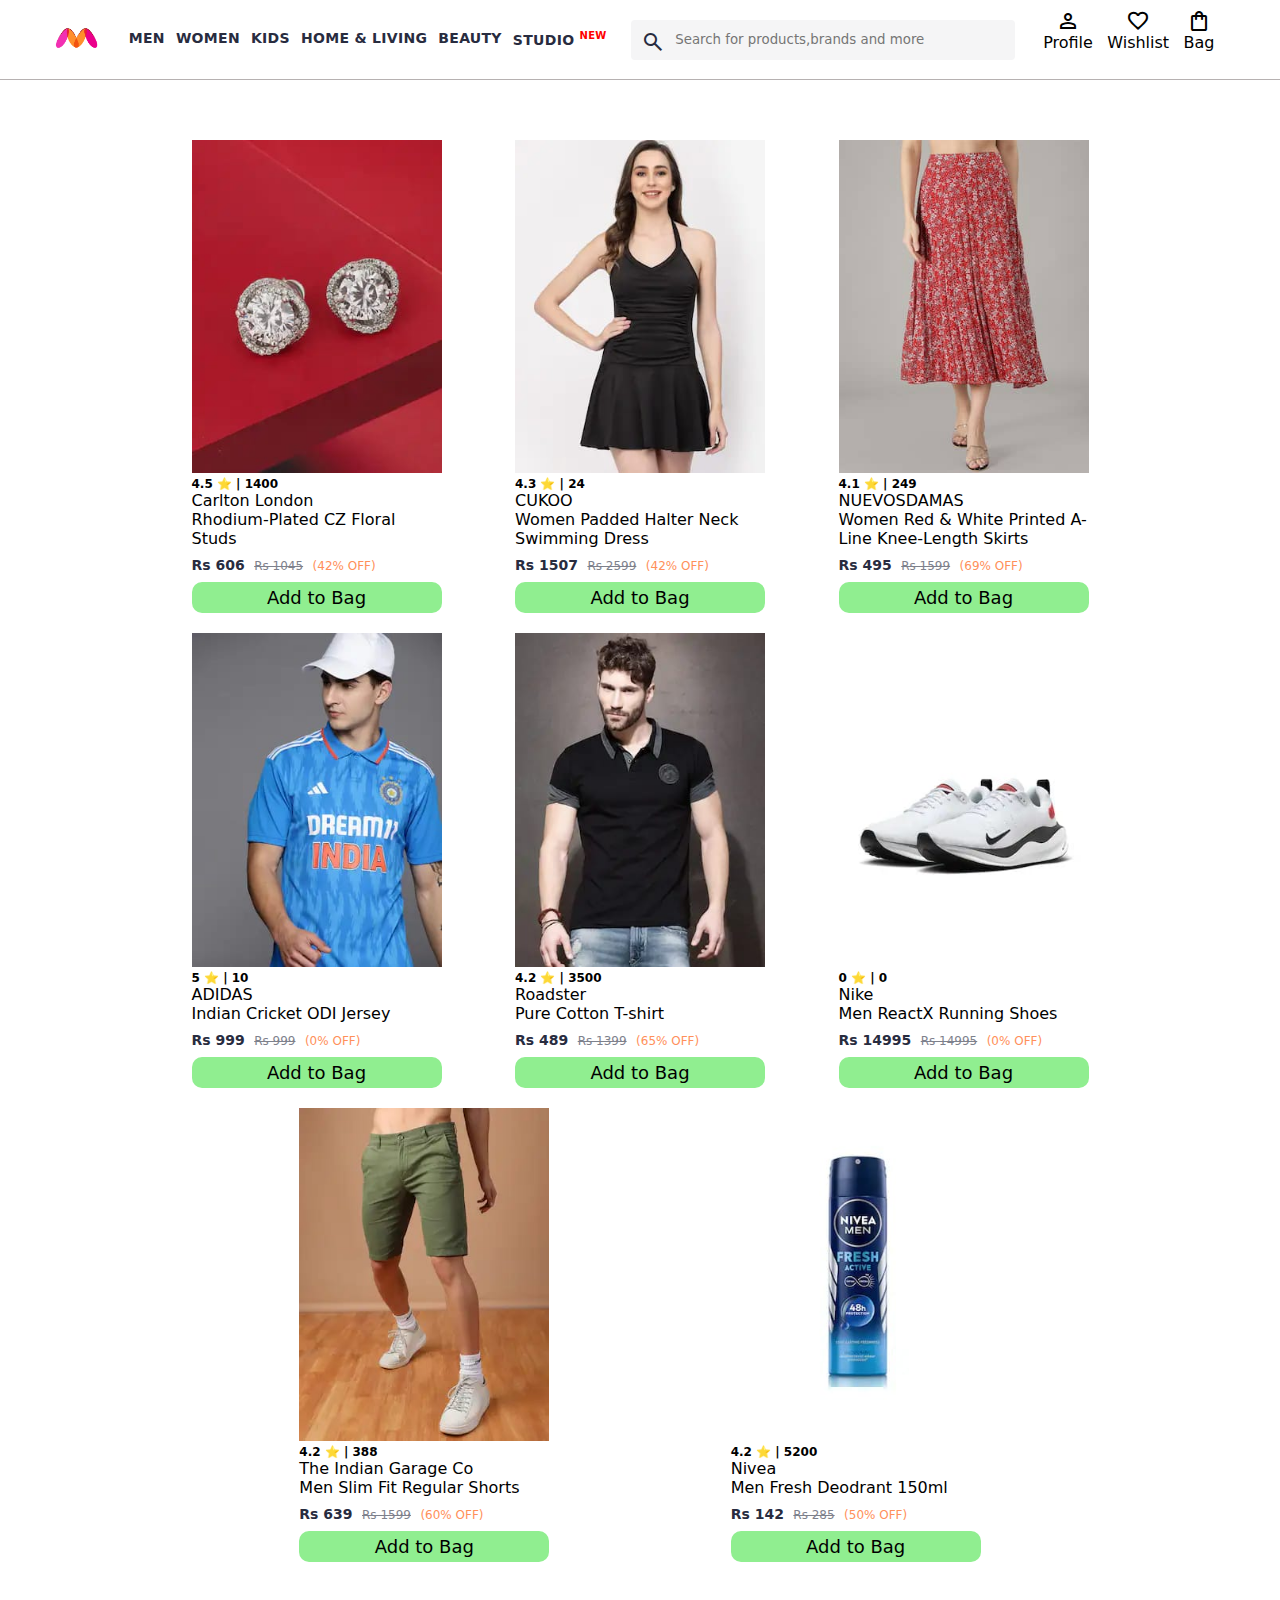
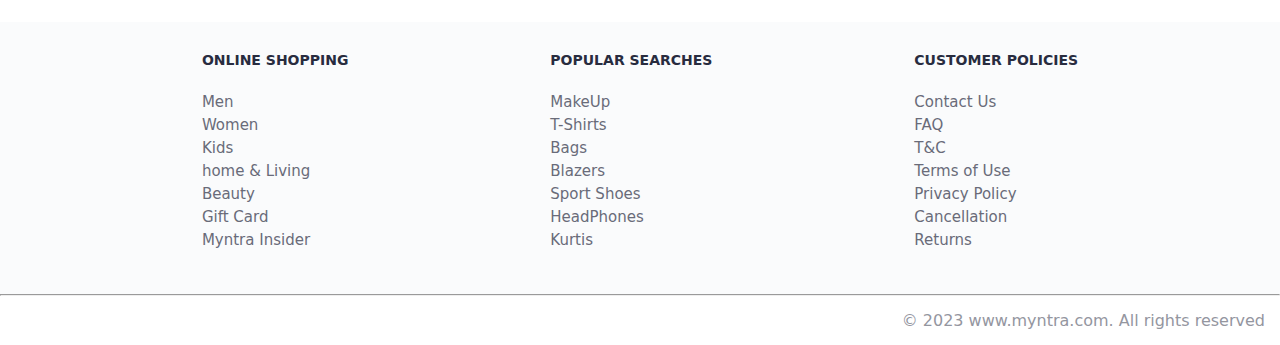
<file: index.html>
<!DOCTYPE html>
<html lang="en">
<head>
    <title>Myntra</title>
    <link rel="stylesheet" href="index.css">
    <link rel="stylesheet" href="https://fonts.googleapis.com/css2?family=Material+Symbols+Outlined:opsz,wght,FILL,GRAD@20..48,100..700,0..1,-50..200" />
</head>
<body>
    <header>
        <div class="logo_container">
            <a href="#"><img src="Photos/image.png" alt="Myntra Home" class="myntra_home"></a>
        </div>
        <nav class="nav_bar">
            <a href="#">Men</a>
            <a href="#">Women</a>
            <a href="#">Kids</a>
            <a href="#">home & Living</a>
            <a href="#">Beauty</a>
            <a href="#">Studio <sup>New</sup></a>
        </nav>
        <div class="search_bar">
            <span class="material-symbols-outlined search_icon">search</span>
            <input class="search_input" placeholder="Search for products,brands and more">
        </div>
        <div class="action_bar">
            <div class="action_container">
                <span class="material-symbols-outlined action_icon">person</span>
                <span class="action_name">Profile</span>
            </div>
            <div class="action_container">
                <span class="material-symbols-outlined action_icon">favorite</span>
                <span class="action_name">Wishlist</span>
            </div>
            <a class="action_container" href="bag.html">
                <span class="material-symbols-outlined action_icon">shopping_bag</span>
                <span class="action_name">Bag</span>
                <span class="bag-item-count">0</span>
            </a>
        </div>
    </header>
   <main>
    <div class="items-container">
        <!-- <div class="item_container">
            <img class="item-image" src="23.jpg" alt="item image">
            <div class="rating">
                4.5 &star; |1.4k
            </div>
            <div class="company_name">Carlton London</div>
            <div class="item_name">Rhodium-Plated CZ Floral Studs</div>
            <div class="price">
                <span class="current-price">Rs 606</span>
                <span class="original-price">Rs. 1045</span>
                <span class="discount">(42% OFF)</span>
            </div>
            <button class="btn-add-bag">Add to Bag</button> -->
        </div>
   </main>
    <footer>
        <div class="footer_container">
            <div class="footer_column">
                <h3>ONLINE SHOPPING</h3>
                <a href="#">Men</a>
                <a href="#">Women</a>
                <a href="#">Kids</a>
                <a href="#">home & Living</a>
                <a href="#">Beauty</a>
                <a href="#">Gift Card</a>
                <a href="#">Myntra Insider</a>
            </div>
            <div class="footer_column">
                <h3>POPULAR SEARCHES</h3>
                <a href="#">MakeUp</a>
                <a href="#">T-Shirts</a>
                <a href="#">Bags</a>
                <a href="#">Blazers</a>
                <a href="#">Sport Shoes</a>
                <a href="#">HeadPhones</a>
                <a href="#">Kurtis</a>
            </div>
            <div class="footer_column">
                <h3>Customer Policies</h3>
                <a href="#">Contact Us</a>
                <a href="#">FAQ</a>
                <a href="#">T&C</a>
                <a href="#">Terms of Use</a>
                <a href="#">Privacy Policy</a>
                <a href="#">Cancellation</a>
                <a href="#">Returns</a>
            </div>

        </div>
        <hr>
        <div class="copyright">
            &copy; 2023 www.myntra.com. All rights reserved
        </div>
    </footer>
    <script src="items.js"></script>
    <script src="index.js"></script>
</body>
</html>
</file>
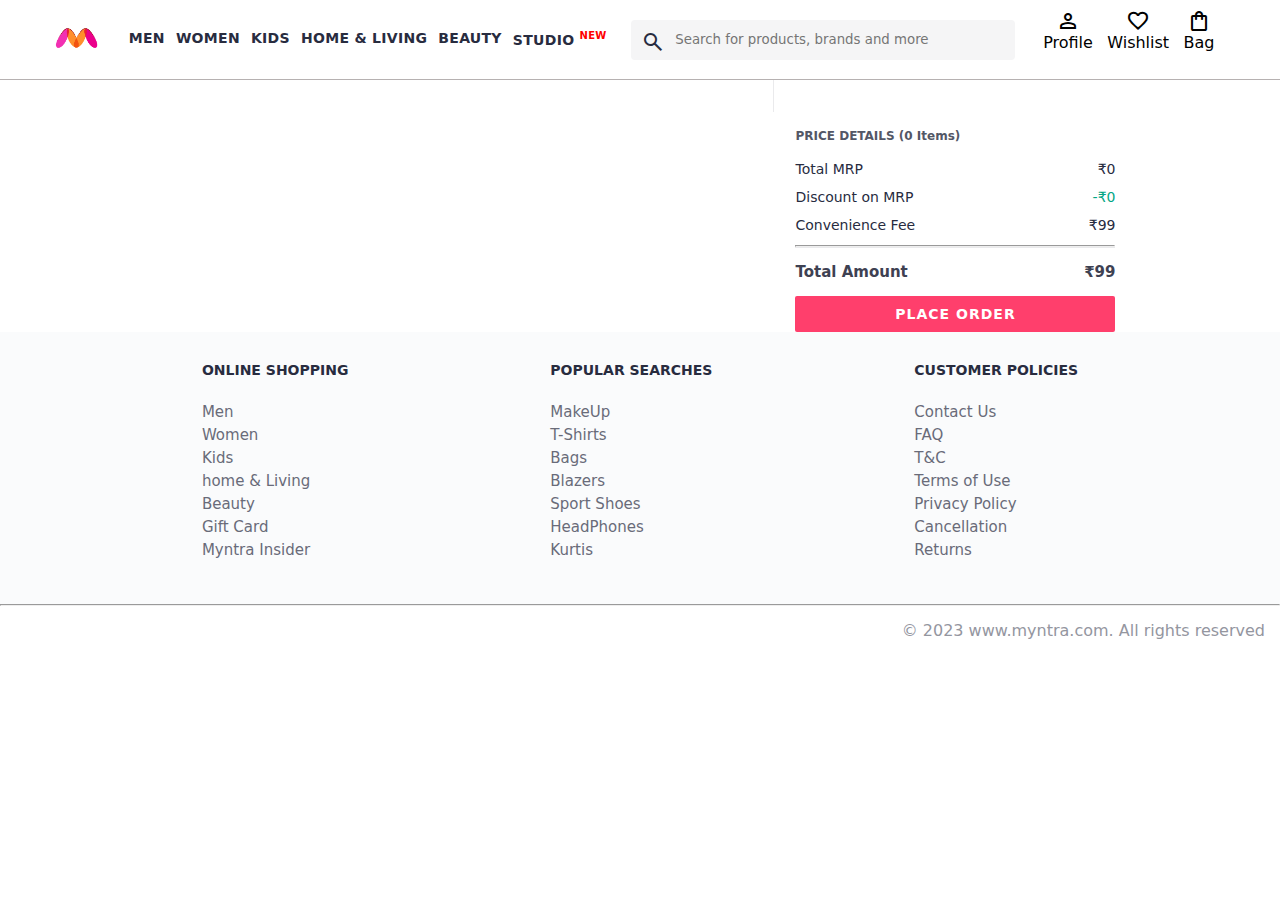
<file: bag.html>
<!DOCTYPE html>
<html lang="en">
<head>
    <title>Myntra Clone</title>
    <link rel="stylesheet" href="index.css">
    <link rel="stylesheet" href="bag.css">
    <link rel="stylesheet" href="https://fonts.googleapis.com/css2?family=Material+Symbols+Outlined:opsz,wght,FILL,GRAD@20..48,100..700,0..1,-50..200" />
</head>
<body>
    <header>
        <div class="logo_container">
            <a href="#"><img class="myntra_home" src="Photos/image.png" alt="Myntra Home"></a>
        </div>
        <nav class="nav_bar">
            <a href="#">Men</a>
            <a href="#">Women</a>
            <a href="#">Kids</a>
            <a href="#">Home & Living</a>
            <a href="#">Beauty</a>
            <a href="#">Studio <sup>New</sup></a>
        </nav>
        <div class="search_bar">
            <span class="material-symbols-outlined search_icon">search</span>
            <input class="search_input" placeholder="Search for products, brands and more">
        </div>
        <div class="action_bar">
            <div class="action_container">
                <span class="material-symbols-outlined action_icon">person</span>
                <span class="action_name">Profile</span>
            </div>

            <div class="action_container">
                <span class="material-symbols-outlined action_icon">favorite</span>
                <span class="action_name">Wishlist</span>
            </div>

            <div class="action_container">
                <span class="material-symbols-outlined action_icon">shopping_bag</span>
                <span class="action_name">Bag</span>
                <span class="bag-item-count">0</span>
            </div>
        </div>
    </header>
    <main>
      <div class="bag-page">
        <div class="bag-items-container">
        </div>
        <div class="bag-summary">
        </div>

      </div>
    </main>
    <!-- <footer>
        <div class="footer_container">
            <div class="footer_column">
                <h3>ONLINE SHOPPING</h3>

                <a href="#">Men</a>
                <a href="#">Women</a>
                <a href="#">Kids</a>
                <a href="#">Home & Living</a>
                <a href="#">Beauty</a>
                <a href="#">Gift Card</a>
                <a href="#">Myntra Insider</a>
            </div>

            <div class="footer_column">
                <h3>ONLINE SHOPPING</h3>

                <a href="#">Men</a>
                <a href="#">Women</a>
                <a href="#">Kids</a>
                <a href="#">Home & Living</a>
                <a href="#">Beauty</a>
                <a href="#">Gift Card</a>
                <a href="#">Myntra Insider</a>
            </div>

            <div class="footer_column">
                <h3>ONLINE SHOPPING</h3>

                <a href="#">Men</a>
                <a href="#">Women</a>
                <a href="#">Kids</a>
                <a href="#">Home & Living</a>
                <a href="#">Beauty</a>
                <a href="#">Gift Card</a>
                <a href="#">Myntra Insider</a>
            </div>
        </div>
        <hr>

        <div class="copyright">
            © 2023 www.myntra.com. All rights reserved.
        </div>
    </footer> -->
    <footer>
        <div class="footer_container">
            <div class="footer_column">
                <h3>ONLINE SHOPPING</h3>
                <a href="#">Men</a>
                <a href="#">Women</a>
                <a href="#">Kids</a>
                <a href="#">home & Living</a>
                <a href="#">Beauty</a>
                <a href="#">Gift Card</a>
                <a href="#">Myntra Insider</a>
            </div>
            <div class="footer_column">
                <h3>POPULAR SEARCHES</h3>
                <a href="#">MakeUp</a>
                <a href="#">T-Shirts</a>
                <a href="#">Bags</a>
                <a href="#">Blazers</a>
                <a href="#">Sport Shoes</a>
                <a href="#">HeadPhones</a>
                <a href="#">Kurtis</a>
            </div>
            <div class="footer_column">
                <h3>Customer Policies</h3>
                <a href="#">Contact Us</a>
                <a href="#">FAQ</a>
                <a href="#">T&C</a>
                <a href="#">Terms of Use</a>
                <a href="#">Privacy Policy</a>
                <a href="#">Cancellation</a>
                <a href="#">Returns</a>
            </div>

        </div>
        <hr>
        <div class="copyright">
            &copy; 2023 www.myntra.com. All rights reserved
        </div>
    </footer>
    <script src="items.js"></script>
    <script src="index.js"></script>
    <script src="bag.js"></script>
</body>
</html>
</file>
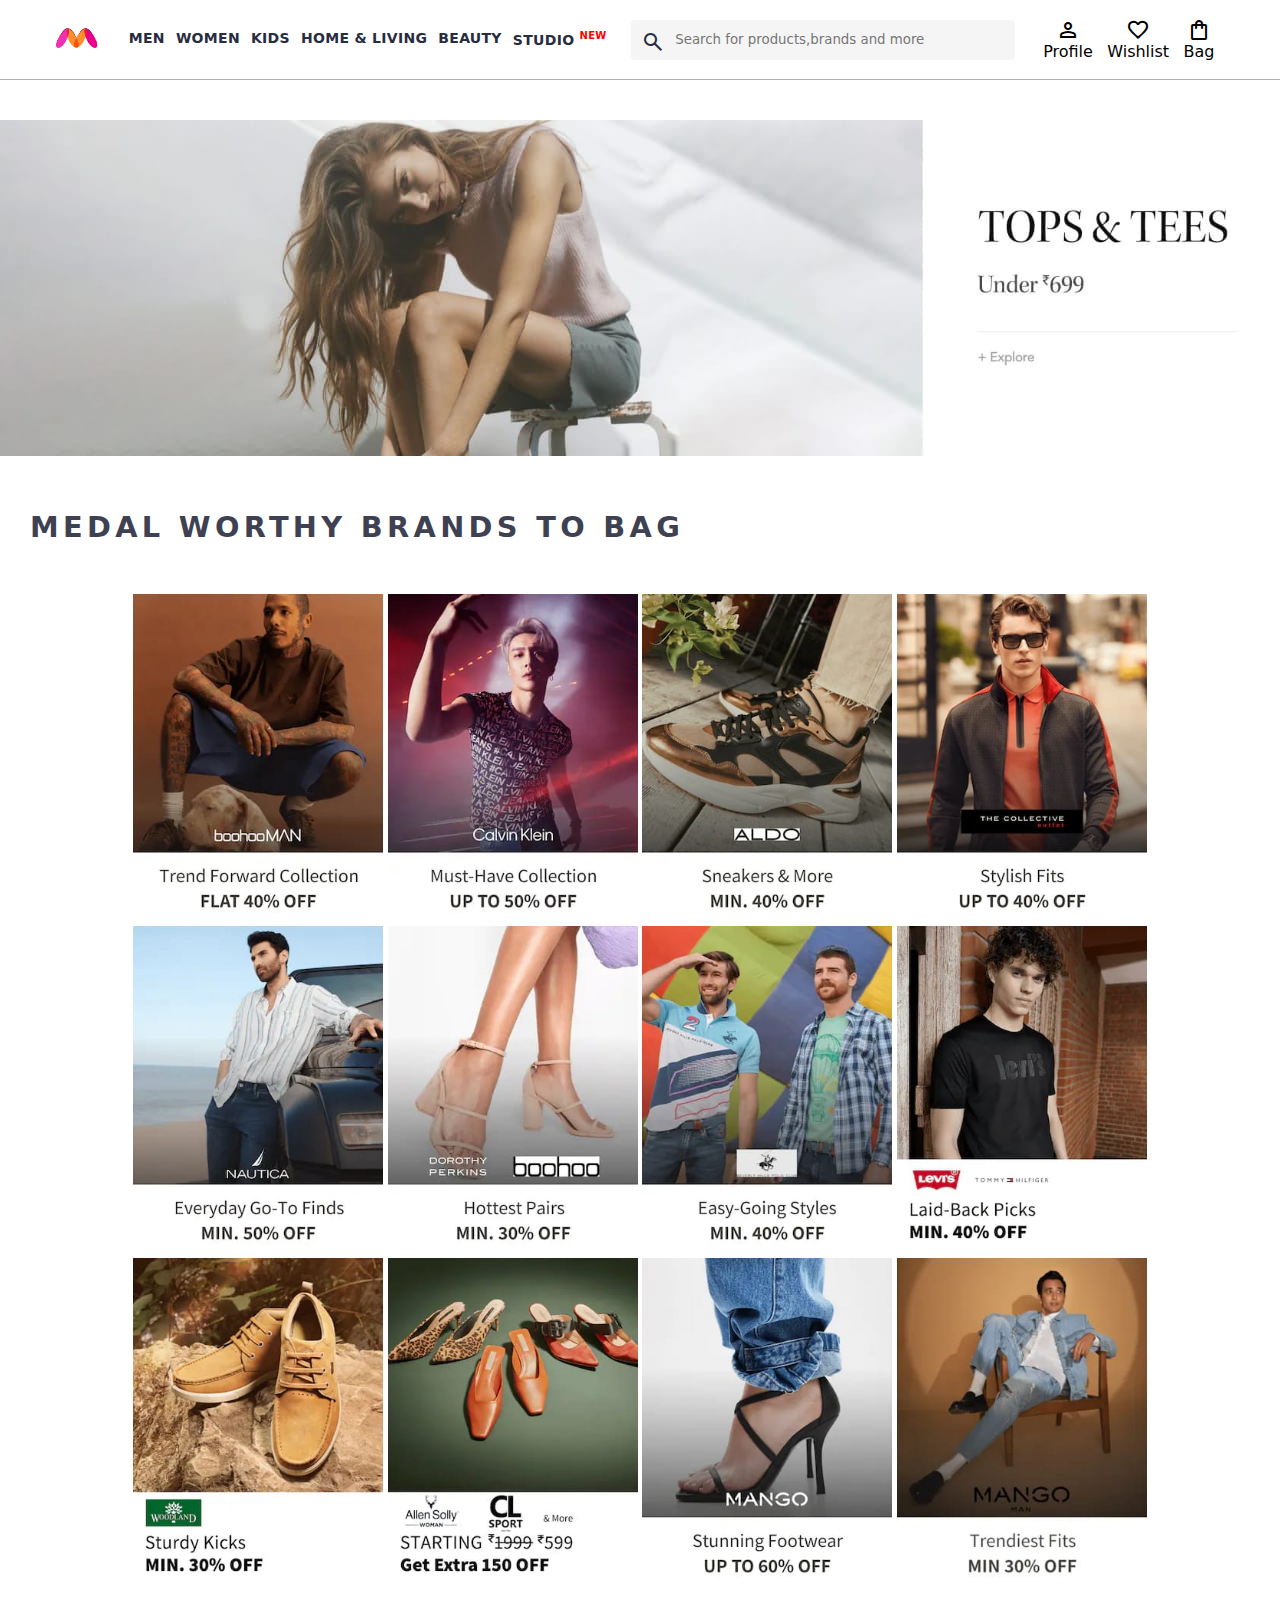
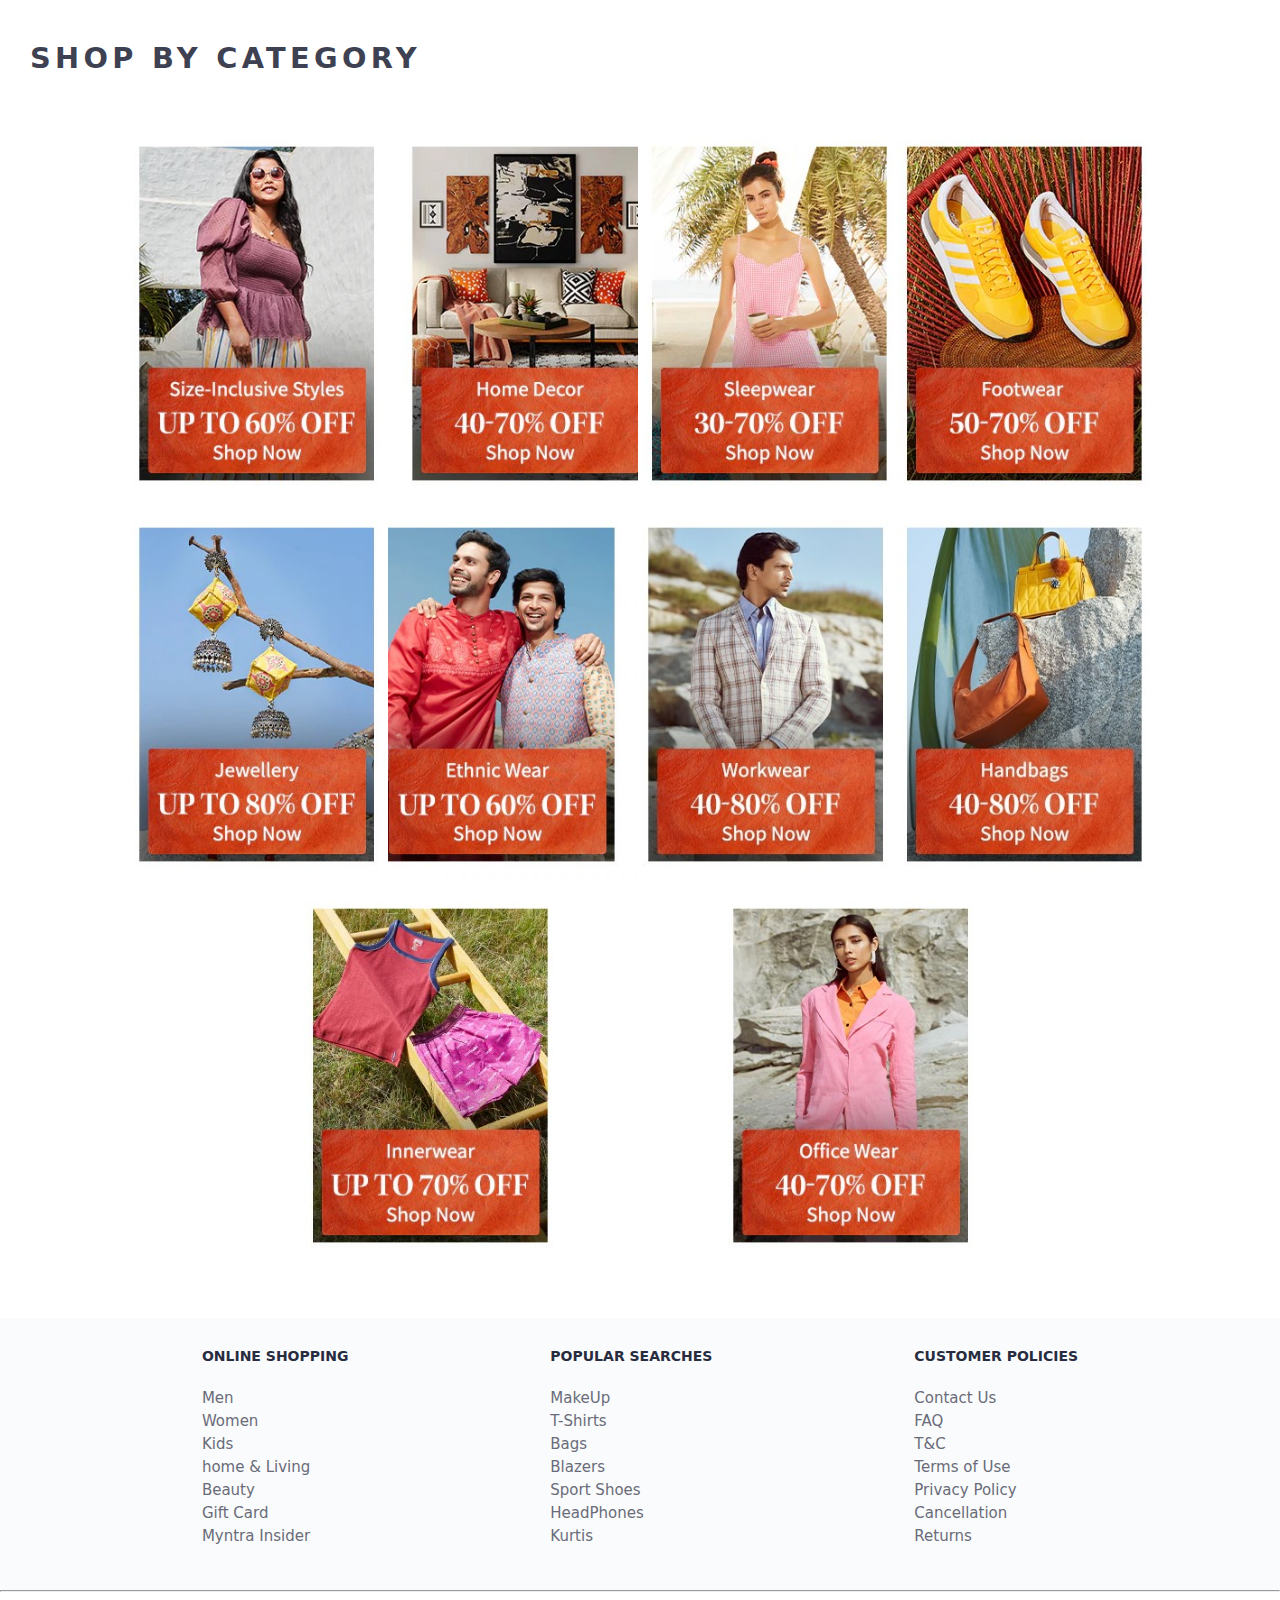
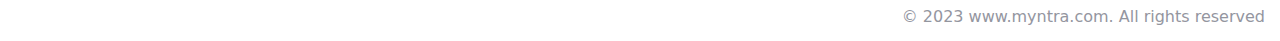
<file: index2.html>
<!DOCTYPE html>
<html lang="en">
<head>
    <title>Myntra</title>
    <link rel="stylesheet" href="index.css">
    <link rel="stylesheet" href="https://fonts.googleapis.com/css2?family=Material+Symbols+Outlined:opsz,wght,FILL,GRAD@20..48,100..700,0..1,-50..200" />
</head>
<body>
    <header>
        <div class="logo_container">
            <a href="#"><img src="Photos/image.png" alt="Myntra Home" class="myntra_home"></a>
        </div>
        <nav class="nav_bar">
            <a href="#">Men</a>
            <a href="#">Women</a>
            <a href="#">Kids</a>
            <a href="#">home & Living</a>
            <a href="#">Beauty</a>
            <a href="#">Studio <sup>New</sup></a>
        </nav>
        <div class="search_bar">
            <span class="material-symbols-outlined search_icon">search</span>
            <input class="search_input" placeholder="Search for products,brands and more">
        </div>
        <div class="action_bar">
            <div class="action_container">
                <span class="material-symbols-outlined action_icon">person</span>
                <span class="action_name">Profile</span>
            </div>
            <div class="action_container">
                <span class="material-symbols-outlined action_icon">favorite</span>
                <span class="action_name">Wishlist</span>
            </div>
            <div class="action_container">
                <span class="material-symbols-outlined action_icon">shopping_bag</span>
                <span class="action_name">Bag</span>
            </div>
        </div>
    </header>
    <main>
        <div class="banner_container">
            <img class="banner_image" src="Photos/banner.jpg" alt="">
        </div>
        <div class="category_heading">
            Medal Worthy Brands to Bag
        </div>
        <div class="category_items">
            <a href="#"><img src="Photos/1.jpg" class="sale_item"></a>
            <a href="#"><img src="Photos/2.jpg" class="sale_item"></a>
            <a href="#"><img src="Photos/3.jpg" class="sale_item"></a>
            <a href="#"><img src="Photos/4.jpg" class="sale_item"></a>
            <a href="#"><img src="Photos/5.jpg" class="sale_item"></a>
            <a href="#"><img src="Photos/6.jpg" class="sale_item"></a>
            <a href="#"><img src="Photos/7.jpg" class="sale_item"></a>
            <a href="#"><img src="Photos/8.jpg" class="sale_item"></a>
            <a href="#"><img src="Photos/9.jpg" class="sale_item"></a>
            <a href="#"><img src="Photos/10.jpg" class="sale_item"></a>
            <a href="#"><img src="Photos/11.jpg" class="sale_item"></a>
            <a href="#"><img src="Photos/12.jpg" class="sale_item"></a>
        </div>
        <div class="category_heading">
            Shop by Category
        </div>
        <div class="category_items">
            <a href="#"><img src="Photos/13.jpg" class="sale_item"></a>
            <a href="#"><img src="Photos/14.jpg" class="sale_item"></a>
            <a href="#"><img src="Photos/15.jpg" class="sale_item"></a>
            <a href="#"><img src="Photos/16.jpg" class="sale_item"></a>
            <a href="#"><img src="Photos/17.jpg" class="sale_item"></a>
            <a href="#"><img src="Photos/18.jpg" class="sale_item"></a>
            <a href="#"><img src="Photos/19.jpg" class="sale_item"></a>
            <a href="#"><img src="Photos/20.jpg" class="sale_item"></a>
            <a href="#"><img src="Photos/21.jpg" class="sale_item"></a>
            <a href="#"><img src="Photos/22.jpg" class="sale_item"></a>
        </div>
    </main>
    <footer>
        <div class="footer_container">
            <div class="footer_column">
                <h3>ONLINE SHOPPING</h3>
                <a href="#">Men</a>
                <a href="#">Women</a>
                <a href="#">Kids</a>
                <a href="#">home & Living</a>
                <a href="#">Beauty</a>
                <a href="#">Gift Card</a>
                <a href="#">Myntra Insider</a>
            </div>
            <div class="footer_column">
                <h3>POPULAR SEARCHES</h3>
                <a href="#">MakeUp</a>
                <a href="#">T-Shirts</a>
                <a href="#">Bags</a>
                <a href="#">Blazers</a>
                <a href="#">Sport Shoes</a>
                <a href="#">HeadPhones</a>
                <a href="#">Kurtis</a>
            </div>
            <div class="footer_column">
                <h3>Customer Policies</h3>
                <a href="#">Contact Us</a>
                <a href="#">FAQ</a>
                <a href="#">T&C</a>
                <a href="#">Terms of Use</a>
                <a href="#">Privacy Policy</a>
                <a href="#">Cancellation</a>
                <a href="#">Returns</a>
            </div>

        </div>
        <hr>
        <div class="copyright">
            &copy; 2023 www.myntra.com. All rights reserved
        </div>
    </footer>
</body>
</html>
</file>
<file: index.css>
*{
    margin: 0px;
    padding: 0px;
    font-family: system-ui, -apple-system, BlinkMacSystemFont, 'Segoe UI', Roboto, Oxygen, Ubuntu, Cantarell, 'Open Sans', 'Helvetica Neue', sans-serif;
    box-sizing: border-box;
}

header{
    display: flex;
    background-color: #ffffff;
    height: 80px;
    justify-content: space-between;
    align-items: center;
    border-bottom: 1px solid #b6b1b1;
}
.myntra_home{
    height: 36px;
    width: 53px;
}
.logo_container{
    margin-left: 4%;
}
.action_bar{
    margin-right: 4%;
}
.nav_bar{
    display: flex;
    min-width: 500px;
    justify-content: space-evenly;
}
.nav_bar a{
    font-size: 14px;
    letter-spacing: .3px;
    color: #282c3f;
    font-weight: 700;
    text-transform: uppercase;
    text-decoration: none;
    padding: 28px 0;
    border-bottom: 2px solid #ffffff;
}
.nav_bar a:hover{
    border-bottom: 2px solid #f54e77;
}
.nav_bar a sup{
    color: red;
    font-size: 10px;
}

.search_bar{
    height: 40px;
    min-width: 200px;
    width: 30%;
    display: flex;
    align-items: center;
}
.search_icon{
    box-sizing: content-box;
    height: 20px;
    padding: 10px;
    background-color: #f5f5f6;
    color: #282c3f;
    font-weight: 300;
    border-radius: 4px 0 0 4px;
}
.search_input{
    color: #696e69;
    background-color: #f5f5f6;
    flex-grow: 1;
    height: 40px;
    border: 0;
    border-radius: 0 4px 4px 0;
}
.action_bar{
    display: flex;
    min-width: 200px;
    justify-content: space-evenly;
}
.action_container{
    display: flex;
    flex-direction: column;
    align-items: center;
}
.banner_image{
    width: 100%;

}
.banner_container{
    margin: 40px 0;
}
.category_heading{
    text-transform: uppercase;
    color: #3e4152;
    letter-spacing: .15em;
    font-size: 1.8em;
    margin: 50px 0 10px 30px;
    max-height: 5em;
    font-weight: 700;
}
.category_items , .items-container{
    width: 80%;
    margin: 50px 10%;
    display: flex;
    flex-wrap: wrap;
    justify-content: space-evenly;
}
.sale_item{
    width: 250px;

}
.footer_container{
    padding: 30px 0px 40px 0px;
    background: #FAFBFC;
    display: flex;
    justify-content: space-evenly;
}
.footer_column{
    display: flex;
    flex-direction: column;
}
.footer_column h3{
    color: #282c3f;
    font-size: 14px;
    margin-bottom: 25px;
    text-transform: uppercase;
}
.footer_column a{
    color: #696b79;
    font-size: 15px;
    text-decoration: none;
    padding-bottom: 5px;
}
.copyright{
    color: #94969f;
    text-align: end;
    padding: 15px;
}
.item-container{
    width: 250px;
    margin: 10px;
}
.item-image{
    width: 100%;
}
.rating{
    font-size: 12px;
    font-weight: 700;
}
.company_name{
    margin-top: 15px;
    font-size: 16px;
    font-weight: 700;
    line-height: 1;
    color: #282c3f;
    margin-bottom: 6px;
    overflow: hidden;
    text-overflow: ellipsis;
    white-space: nowrap;
}
.item_name{
    color: #535766;
    font-size: 14px;
    line-height: 1;
    margin-bottom: 0;
    margin-top: 0;
    overflow: hidden;
    text-overflow: ellipsis;
    white-space: nowrap;
    font-weight: 400;
    display: block;
}
.price{
    margin-top: 10px;
    font-size: 14px;
    line-height: 15px;
    color: #282c3f;
    white-space: nowrap;
}
.current-price{
    font-size: 14px;
    font-weight: 700;
    color: #282c3f;
}
.original-price{
    text-decoration: line-through;
    color: #7e818c;
    font-weight: 400;
    margin-left: 5px;
    font-size: 12px;
}
.discount{
    color: #ff905a;
    font-weight: 400;
    font-size: 12px;
    margin-left: 5px;
}
.btn-add-bag{
    margin-top: 8px;
    font-size: 18px;
    width: 100%;
    background-color: lightgreen;
    border: none;
    padding: 5px 15px;
    border-radius: 10px;
    cursor: pointer;
}
.bag-item-count{
    background-color: #f16565;
    white-space: nowrap;
    text-align: center;
    line-height: 10px;
    padding: 0 6px;
    height: 18px;
    position: relative;
    border: 50%;
    font-size: 12px;
    color: #fff;
    left: 13px;
    top: -44px;
    font-weight: 700;
    cursor: pointer;
}
.action_container{
    text-decoration: none;
}
a.action_container:link{
    color: black;
}
</file>
<file: bag.css>
.bag-items-container {
    display: inline-block;
    width: 64%;
    padding-right: 20px;
    border-right: 1px solid #eaeaec;
    padding-top: 32px;
    color: #282c3f;
    font-size: 13px;
    line-height: 1.42857143;
  }
  
  .bag-page {
    width: 75%;
    margin-left: 12.5%;
  }
  
  .bag-summary {
    vertical-align: top;
    display: inline-block;
    width: 35%;
    padding: 24px 0 0 16px;
    color: #282c3f;
    font-size: 13px;
    line-height: 1.42857143;
  }
  
  .bag-details-container {
    margin-bottom: 16px;
  }
  
  .price-header {
    font-size: 12px;
    font-weight: 700;
    margin: 24px 0 16px;
    color: #535766;
  }
  
  .price-item {
    margin-bottom: 12px;
    line-height: 16px;
    font-size: 14px;
    color: #282c3f;
  }
  
  .price-item-value {
    float: right;
  }
  
  .priceDetail-base-discount {
    color: #03a685;
  }
  
  .price-footer {
    font-weight: 700;
    font-size: 15px;
    padding-top: 16px;
    border-top: 1px solid #eaeaec;
    color: #3e4152;
    line-height: 16px;
  }
  
  .btn-place-order {
    width: 100%;
    letter-spacing: 1px;
    font-size: 14px;
    font-weight: 600;
    border-radius: 2px;
    border-width: 0px;
    padding: 10px 16px;
    background-color: rgb(255, 63, 108);
    color: rgb(255, 255, 255);
    cursor: pointer;
  }
  
  .bag-item-container {
    margin-bottom: 8px;
    background: #fff;
    font-size: 14px;
    border: 1px solid #eaeaec;
    border-radius: 4px;
    position: relative;
    padding: 12px 12px 0;
  }
  
  .item-left-part {
    position: absolute;
    background: rgb(255, 242, 223);
    height: 148px;
    width: 111px;
  }
  
  .item-right-part {
    padding-left: 12px;
    position: relative;
    min-height: 148px;
    margin-left: 111px;
    margin-bottom: 12px;
  }
  
  .bag-item-img {
    width: 100%;
  }
  
  .return-period {
    display: inline-flex;
    font-size: 14px;
    padding-top: 8px;
  }
  
  .return-period-days {
    font-weight: 700;
    margin-right: 4px;
  }
  
  .delivery-details {
    margin-top: 5px;
    color: #282c3f;
    font-size: 12px;
    letter-spacing: -.1px;
    margin-bottom: 8px;
    line-height: 15px;
  }
  
  .delivery-details-days {
    color: #03a685;
  }
  
  .remove-from-cart {
    position: absolute;
    font-size: 25px;
    top: 10px;
    right: 18px;
    width: 14px;
    height: 14px;
    cursor: pointer;
  }
</file>
